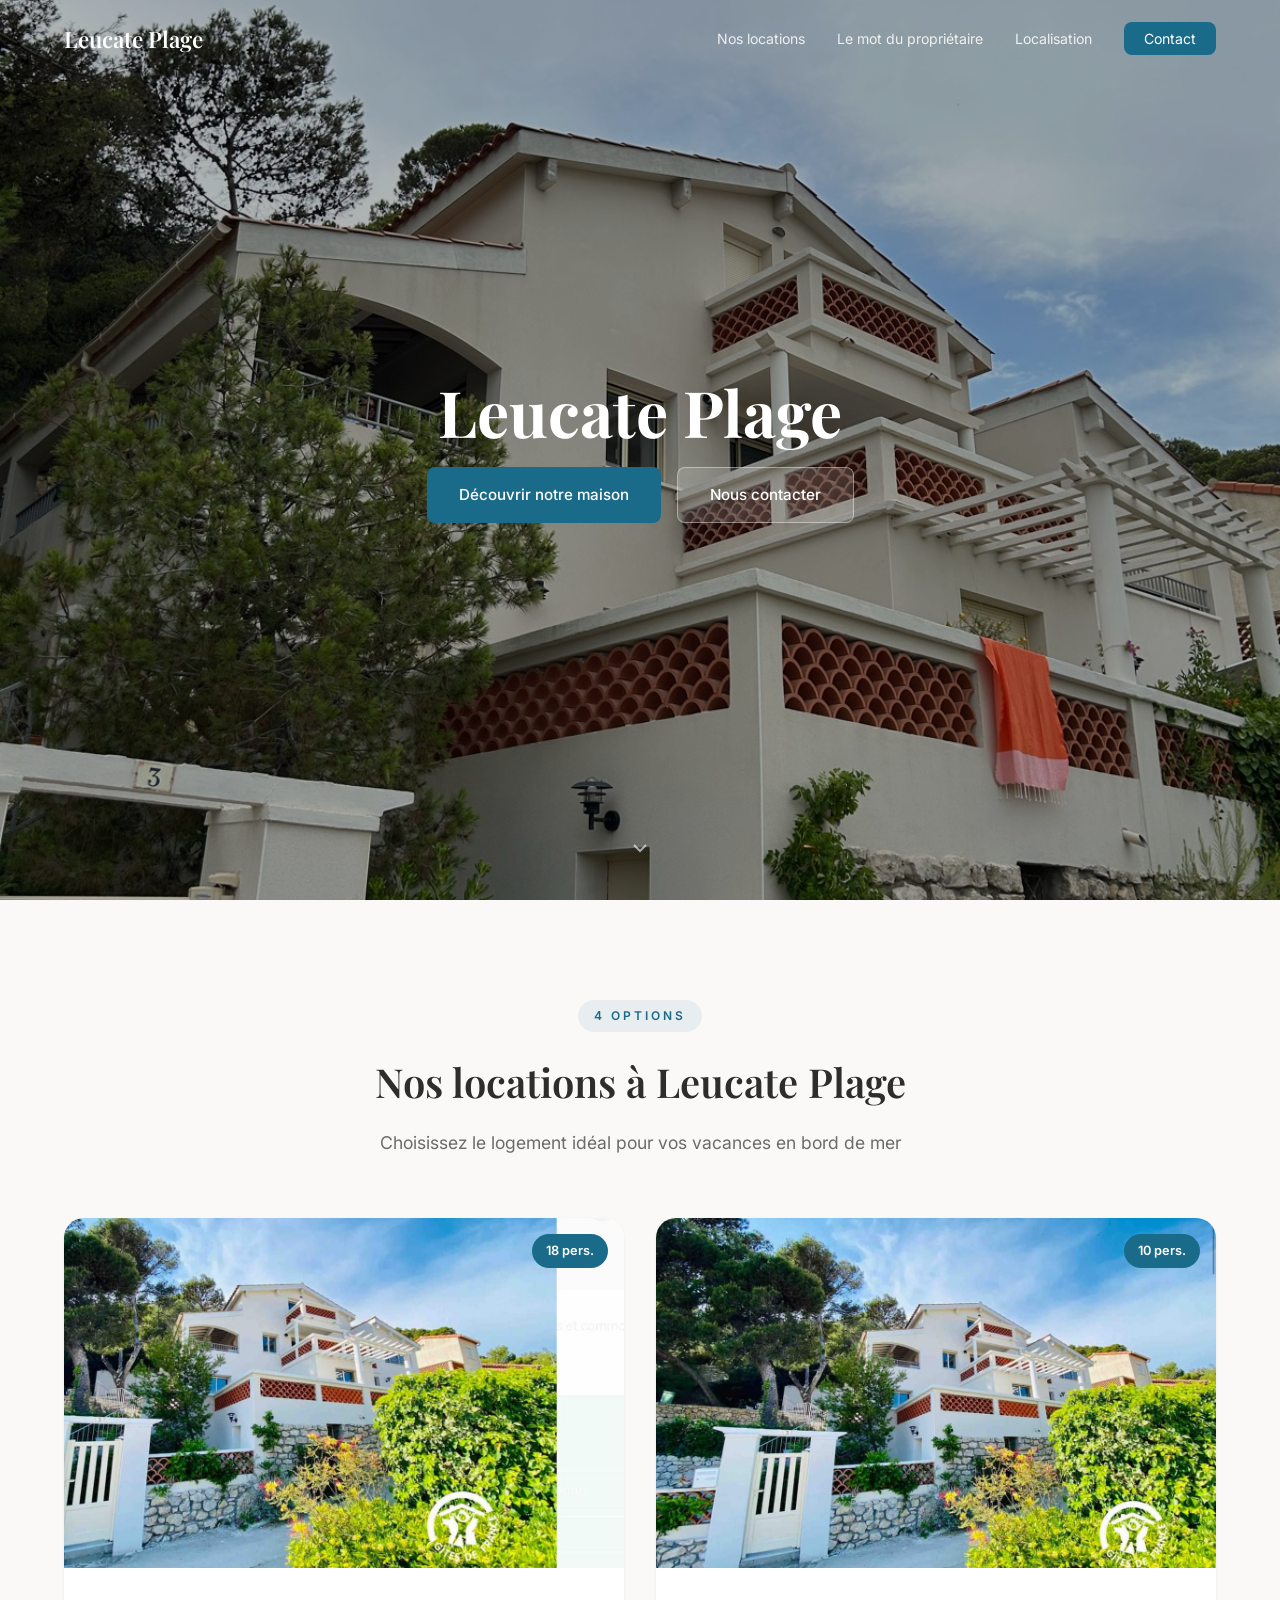
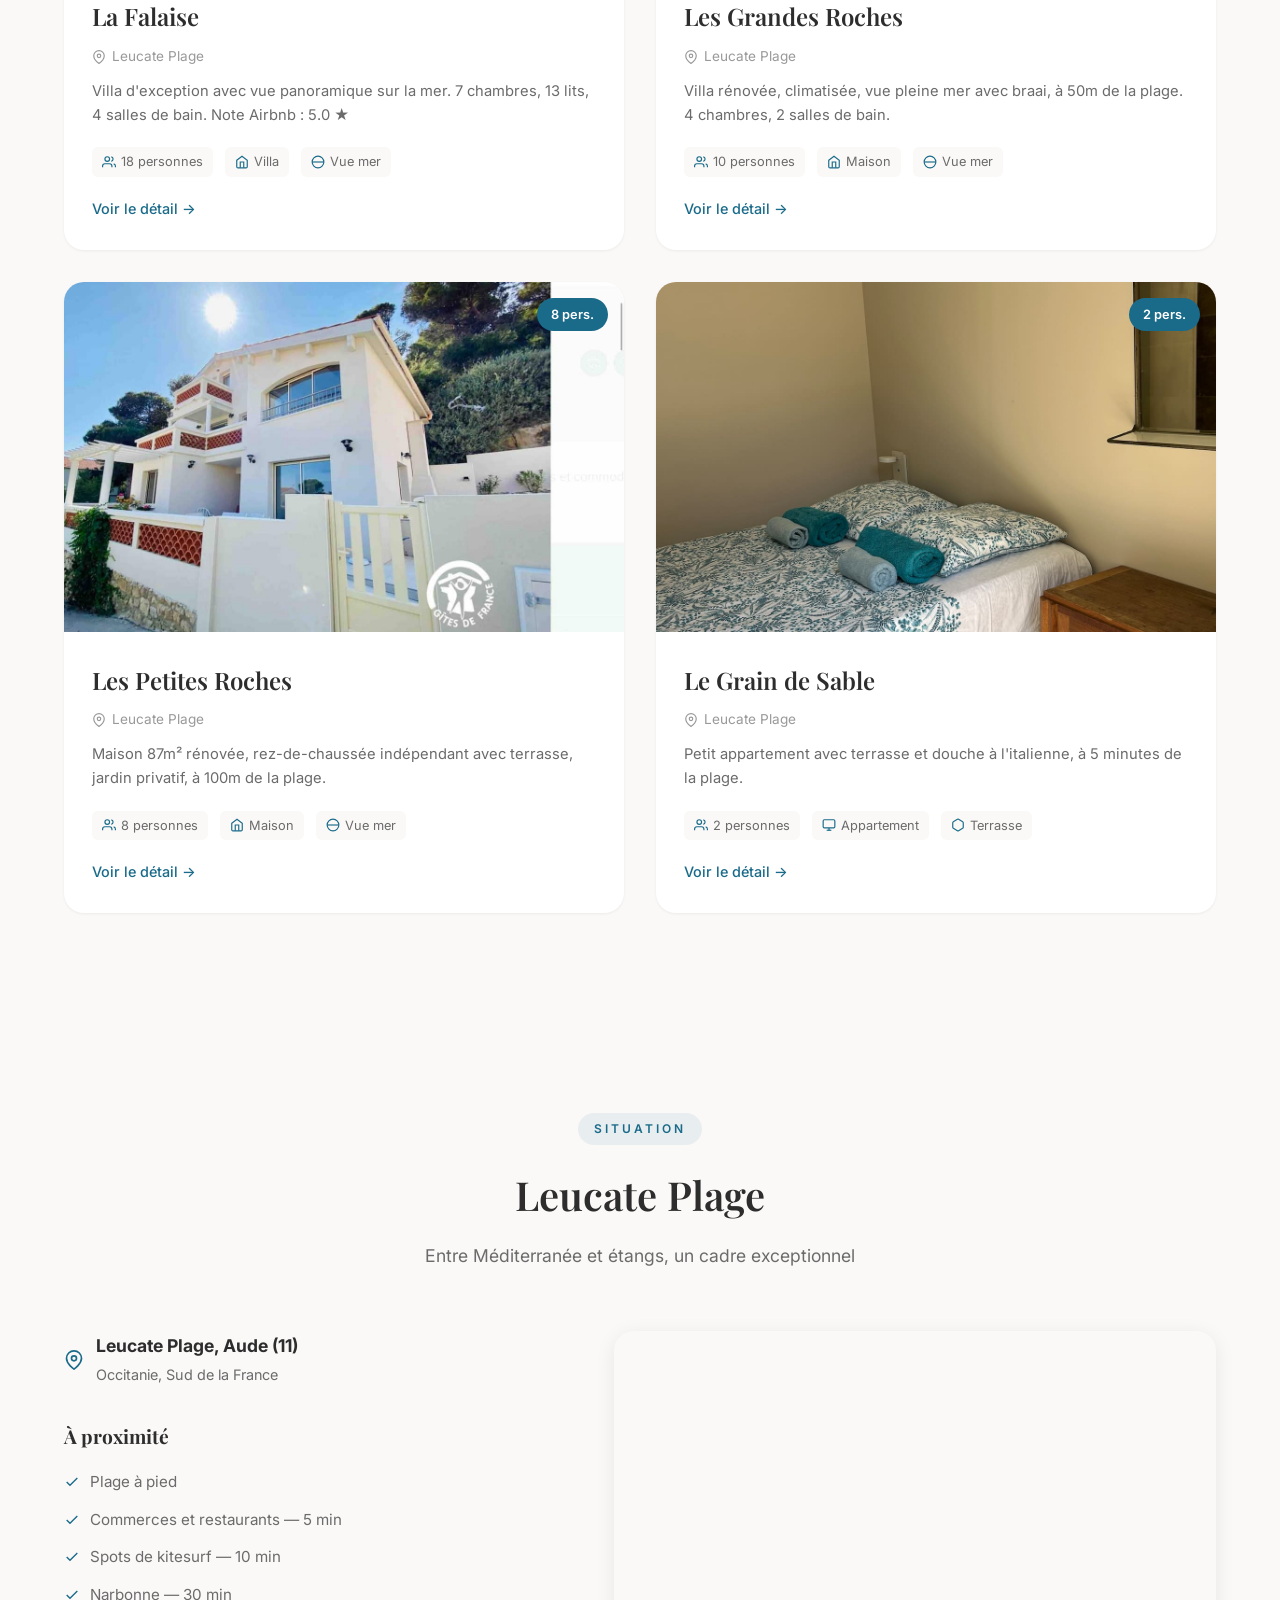
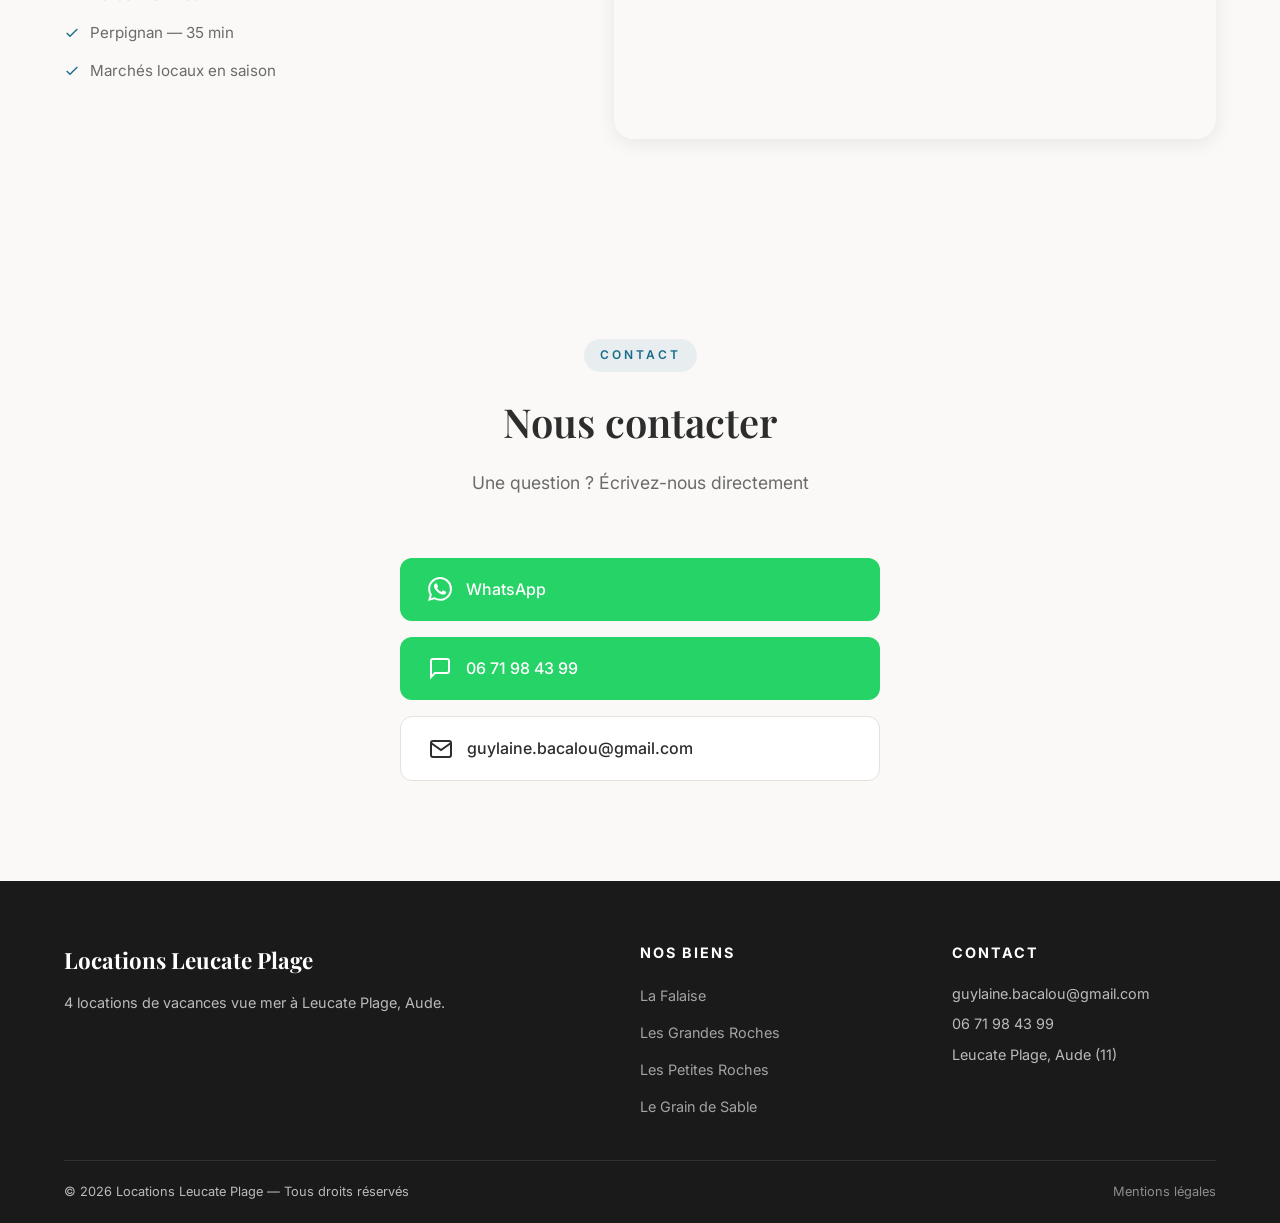
<file: index.html>
<!DOCTYPE html>
<html lang="fr">
<head>
  <meta charset="UTF-8">
  <meta name="viewport" content="width=device-width, initial-scale=1.0">
  <title>La Falaise — Location Leucate Plage, maison vue mer</title>
  <meta name="description" content="La Falaise : location de maison à Leucate Plage avec vue mer panoramique. 4 logements de 2 à 18 personnes, à 50m de la plage. Contactez-nous directement.">
  <meta name="keywords" content="la falaise, location leucate, leucate plage, maison vue mer, location vacances leucate, la falaise leucate">
  <link rel="canonical" href="https://tiaitau999.github.io/la-falaise-location-leucate/">
  <meta property="og:title" content="La Falaise — Location Leucate Plage">
  <meta property="og:description" content="Maison vue mer à Leucate Plage. 4 logements de 2 à 18 personnes, à 50m de la plage.">
  <meta property="og:type" content="website">
  <meta property="og:url" content="https://tiaitau999.github.io/la-falaise-location-leucate/">
  <link rel="stylesheet" href="css/style.css?v=2">
  <link rel="preconnect" href="https://fonts.googleapis.com">
  <link rel="preconnect" href="https://fonts.gstatic.com" crossorigin>
  <link href="https://fonts.googleapis.com/css2?family=Playfair+Display:wght@400;600;700&family=Inter:wght@300;400;500;600&display=swap" rel="stylesheet">
</head>
<body>

  <!-- ====== NAVIGATION ====== -->
  <nav class="navbar" id="navbar">
    <div class="nav-container">
      <a href="index.html" class="nav-logo">Leucate Plage</a>
      <button class="nav-toggle" id="navToggle" aria-label="Menu">
        <span></span><span></span><span></span>
      </button>
      <ul class="nav-links" id="navLinks">
        <li><a href="#nos-locations">Nos locations</a></li>
        <li><a href="le-mot-du-proprietaire.html">Le mot du propriétaire</a></li>
        <li><a href="#localisation">Localisation</a></li>
        <li><a href="#contact" class="nav-cta">Contact</a></li>
      </ul>
    </div>
  </nav>

  <!-- ====== HERO ====== -->
  <header class="hero" id="hero" style="background-image: url('images/leucate-vue-2.jpg'); background-size: cover; background-position: center;">
    <div class="hero-overlay"></div>
    <div class="hero-content">
      <h1 class="hero-title">Leucate Plage</h1>
      <div class="hero-buttons">
        <a href="#nos-locations" class="btn btn-primary">Découvrir notre maison</a>
        <a href="#contact" class="btn btn-secondary">Nous contacter</a>
      </div>
    </div>
    <div class="hero-scroll">
      <a href="#nos-locations" aria-label="Défiler vers le bas">
        <svg width="24" height="24" viewBox="0 0 24 24" fill="none" stroke="currentColor" stroke-width="2"><polyline points="6 9 12 15 18 9"/></svg>
      </a>
    </div>
  </header>

  <!-- ====== NOS LOCATIONS ====== -->
  <section class="section locations" id="nos-locations">
    <div class="container">
      <div class="section-header">
        <span class="section-tag">4 options</span>
        <h2>Nos locations à Leucate Plage</h2>
        <p class="section-desc">Choisissez le logement idéal pour vos vacances en bord de mer</p>
      </div>
      <div class="properties-grid">

        <!-- PROPRIÉTÉ 1 : La Falaise -->
        <a href="la-falaise.html" class="property-card">
          <div class="property-image">
            <img src="images/falaise-1.jpg" alt="La Falaise — Villa vue mer à Leucate Plage">
            <div class="property-badge">18 pers.</div>
          </div>
          <div class="property-info">
            <h3>La Falaise</h3>
            <p class="property-location">
              <svg width="14" height="14" viewBox="0 0 24 24" fill="none" stroke="currentColor" stroke-width="2"><path d="M21 10c0 7-9 13-9 13s-9-6-9-13a9 9 0 0 1 18 0z"/><circle cx="12" cy="10" r="3"/></svg>
              Leucate Plage
            </p>
            <p class="property-desc">Villa d'exception avec vue panoramique sur la mer. 7 chambres, 13 lits, 4 salles de bain. Note Airbnb : 5.0 &#9733;</p>
            <div class="property-features">
              <span><svg width="14" height="14" viewBox="0 0 24 24" fill="none" stroke="currentColor" stroke-width="2"><path d="M17 21v-2a4 4 0 0 0-4-4H5a4 4 0 0 0-4 4v2"/><circle cx="9" cy="7" r="4"/><path d="M23 21v-2a4 4 0 0 0-3-3.87"/><path d="M16 3.13a4 4 0 0 1 0 7.75"/></svg> 18 personnes</span>
              <span><svg width="14" height="14" viewBox="0 0 24 24" fill="none" stroke="currentColor" stroke-width="2"><path d="M3 9l9-7 9 7v11a2 2 0 0 1-2 2H5a2 2 0 0 1-2-2z"/><polyline points="9 22 9 12 15 12 15 22"/></svg> Villa</span>
              <span><svg width="14" height="14" viewBox="0 0 24 24" fill="none" stroke="currentColor" stroke-width="2"><circle cx="12" cy="12" r="10"/><line x1="2" y1="12" x2="22" y2="12"/></svg> Vue mer</span>
            </div>
            <span class="property-cta">Voir le détail &rarr;</span>
          </div>
        </a>

        <!-- PROPRIÉTÉ 2 : Les Grandes Roches -->
        <a href="les-grandes-roches.html" class="property-card">
          <div class="property-image">
            <img src="images/grandes-roches-1.jpg" alt="Les Grandes Roches — Villa vue mer à Leucate Plage">
            <div class="property-badge">10 pers.</div>
          </div>
          <div class="property-info">
            <h3>Les Grandes Roches</h3>
            <p class="property-location">
              <svg width="14" height="14" viewBox="0 0 24 24" fill="none" stroke="currentColor" stroke-width="2"><path d="M21 10c0 7-9 13-9 13s-9-6-9-13a9 9 0 0 1 18 0z"/><circle cx="12" cy="10" r="3"/></svg>
              Leucate Plage
            </p>
            <p class="property-desc">Villa rénovée, climatisée, vue pleine mer avec braai, à 50m de la plage. 4 chambres, 2 salles de bain.</p>
            <div class="property-features">
              <span><svg width="14" height="14" viewBox="0 0 24 24" fill="none" stroke="currentColor" stroke-width="2"><path d="M17 21v-2a4 4 0 0 0-4-4H5a4 4 0 0 0-4 4v2"/><circle cx="9" cy="7" r="4"/><path d="M23 21v-2a4 4 0 0 0-3-3.87"/><path d="M16 3.13a4 4 0 0 1 0 7.75"/></svg> 10 personnes</span>
              <span><svg width="14" height="14" viewBox="0 0 24 24" fill="none" stroke="currentColor" stroke-width="2"><path d="M3 9l9-7 9 7v11a2 2 0 0 1-2 2H5a2 2 0 0 1-2-2z"/><polyline points="9 22 9 12 15 12 15 22"/></svg> Maison</span>
              <span><svg width="14" height="14" viewBox="0 0 24 24" fill="none" stroke="currentColor" stroke-width="2"><circle cx="12" cy="12" r="10"/><line x1="2" y1="12" x2="22" y2="12"/></svg> Vue mer</span>
            </div>
            <span class="property-cta">Voir le détail &rarr;</span>
          </div>
        </a>

        <!-- PROPRIÉTÉ 3 : Les Petites Roches -->
        <a href="les-petites-roches.html" class="property-card">
          <div class="property-image">
            <img src="images/petites-roches-1.jpg" alt="Les Petites Roches — Maison vue mer à Leucate Plage">
            <div class="property-badge">8 pers.</div>
          </div>
          <div class="property-info">
            <h3>Les Petites Roches</h3>
            <p class="property-location">
              <svg width="14" height="14" viewBox="0 0 24 24" fill="none" stroke="currentColor" stroke-width="2"><path d="M21 10c0 7-9 13-9 13s-9-6-9-13a9 9 0 0 1 18 0z"/><circle cx="12" cy="10" r="3"/></svg>
              Leucate Plage
            </p>
            <p class="property-desc">Maison 87m² rénovée, rez-de-chaussée indépendant avec terrasse, jardin privatif, à 100m de la plage.</p>
            <div class="property-features">
              <span><svg width="14" height="14" viewBox="0 0 24 24" fill="none" stroke="currentColor" stroke-width="2"><path d="M17 21v-2a4 4 0 0 0-4-4H5a4 4 0 0 0-4 4v2"/><circle cx="9" cy="7" r="4"/><path d="M23 21v-2a4 4 0 0 0-3-3.87"/><path d="M16 3.13a4 4 0 0 1 0 7.75"/></svg> 8 personnes</span>
              <span><svg width="14" height="14" viewBox="0 0 24 24" fill="none" stroke="currentColor" stroke-width="2"><path d="M3 9l9-7 9 7v11a2 2 0 0 1-2 2H5a2 2 0 0 1-2-2z"/><polyline points="9 22 9 12 15 12 15 22"/></svg> Maison</span>
              <span><svg width="14" height="14" viewBox="0 0 24 24" fill="none" stroke="currentColor" stroke-width="2"><circle cx="12" cy="12" r="10"/><line x1="2" y1="12" x2="22" y2="12"/></svg> Vue mer</span>
            </div>
            <span class="property-cta">Voir le détail &rarr;</span>
          </div>
        </a>

        <!-- PROPRIÉTÉ 4 : Le Grain de Sable -->
        <a href="le-grain-de-sable.html" class="property-card">
          <div class="property-image">
            <img src="images/appart-cosy-1.jpg" alt="Le Grain de Sable — Terrasse à Leucate Plage">
            <div class="property-badge">2 pers.</div>
          </div>
          <div class="property-info">
            <h3>Le Grain de Sable</h3>
            <p class="property-location">
              <svg width="14" height="14" viewBox="0 0 24 24" fill="none" stroke="currentColor" stroke-width="2"><path d="M21 10c0 7-9 13-9 13s-9-6-9-13a9 9 0 0 1 18 0z"/><circle cx="12" cy="10" r="3"/></svg>
              Leucate Plage
            </p>
            <p class="property-desc">Petit appartement avec terrasse et douche à l'italienne, à 5 minutes de la plage.</p>
            <div class="property-features">
              <span><svg width="14" height="14" viewBox="0 0 24 24" fill="none" stroke="currentColor" stroke-width="2"><path d="M17 21v-2a4 4 0 0 0-4-4H5a4 4 0 0 0-4 4v2"/><circle cx="9" cy="7" r="4"/><path d="M23 21v-2a4 4 0 0 0-3-3.87"/><path d="M16 3.13a4 4 0 0 1 0 7.75"/></svg> 2 personnes</span>
              <span><svg width="14" height="14" viewBox="0 0 24 24" fill="none" stroke="currentColor" stroke-width="2"><rect x="2" y="3" width="20" height="14" rx="2" ry="2"/><line x1="8" y1="21" x2="16" y2="21"/><line x1="12" y1="17" x2="12" y2="21"/></svg> Appartement</span>
              <span><svg width="14" height="14" viewBox="0 0 24 24" fill="none" stroke="currentColor" stroke-width="2"><path d="M21 16V8a2 2 0 0 0-1-1.73l-7-4a2 2 0 0 0-2 0l-7 4A2 2 0 0 0 3 8v8a2 2 0 0 0 1 1.73l7 4a2 2 0 0 0 2 0l7-4A2 2 0 0 0 21 16z"/></svg> Terrasse</span>
            </div>
            <span class="property-cta">Voir le détail &rarr;</span>
          </div>
        </a>

      </div>
    </div>
  </section>

  <!-- ====== LOCALISATION ====== -->
  <section class="section localisation" id="localisation">
    <div class="container">
      <div class="section-header">
        <span class="section-tag">Situation</span>
        <h2>Leucate Plage</h2>
        <p class="section-desc">Entre Méditerranée et étangs, un cadre exceptionnel</p>
      </div>
      <div class="localisation-grid">
        <div class="localisation-info">
          <div class="lieu-item">
            <svg width="20" height="20" viewBox="0 0 24 24" fill="none" stroke="currentColor" stroke-width="2"><path d="M21 10c0 7-9 13-9 13s-9-6-9-13a9 9 0 0 1 18 0z"/><circle cx="12" cy="10" r="3"/></svg>
            <div>
              <strong>Leucate Plage, Aude (11)</strong>
              <span>Occitanie, Sud de la France</span>
            </div>
          </div>
          <h3>À proximité</h3>
          <ul class="proximite-list">
            <li><svg width="16" height="16" viewBox="0 0 24 24" fill="none" stroke="currentColor" stroke-width="2"><polyline points="20 6 9 17 4 12"/></svg> Plage à pied</li>
            <li><svg width="16" height="16" viewBox="0 0 24 24" fill="none" stroke="currentColor" stroke-width="2"><polyline points="20 6 9 17 4 12"/></svg> Commerces et restaurants — 5 min</li>
            <li><svg width="16" height="16" viewBox="0 0 24 24" fill="none" stroke="currentColor" stroke-width="2"><polyline points="20 6 9 17 4 12"/></svg> Spots de kitesurf — 10 min</li>
            <li><svg width="16" height="16" viewBox="0 0 24 24" fill="none" stroke="currentColor" stroke-width="2"><polyline points="20 6 9 17 4 12"/></svg> Narbonne — 30 min</li>
            <li><svg width="16" height="16" viewBox="0 0 24 24" fill="none" stroke="currentColor" stroke-width="2"><polyline points="20 6 9 17 4 12"/></svg> Perpignan — 35 min</li>
            <li><svg width="16" height="16" viewBox="0 0 24 24" fill="none" stroke="currentColor" stroke-width="2"><polyline points="20 6 9 17 4 12"/></svg> Marchés locaux en saison</li>
          </ul>
        </div>
        <div class="localisation-map">
          <iframe
            src="https://www.openstreetmap.org/export/embed.html?bbox=3.045%2C42.900%2C3.065%2C42.912&layer=mapnik&marker=42.9061%2C3.0548"
            width="100%"
            height="400"
            style="border:0; border-radius: 12px;"
            allowfullscreen
            loading="lazy"
            title="Localisation Leucate Plage"
          ></iframe>
        </div>
      </div>
    </div>
  </section>

  <!-- ====== CONTACT ====== -->
  <section class="section contact" id="contact">
    <div class="container">
      <div class="section-header">
        <span class="section-tag">Contact</span>
        <h2>Nous contacter</h2>
        <p class="section-desc">Une question ? Écrivez-nous directement</p>
      </div>
      <div class="contact-simple">
        <a href="https://wa.me/33671984399" class="contact-btn whatsapp-btn" target="_blank" rel="noopener">
          <svg width="24" height="24" viewBox="0 0 24 24" fill="currentColor"><path d="M17.472 14.382c-.297-.149-1.758-.867-2.03-.967-.273-.099-.471-.148-.67.15-.197.297-.767.966-.94 1.164-.173.199-.347.223-.644.075-.297-.15-1.255-.463-2.39-1.475-.883-.788-1.48-1.761-1.653-2.059-.173-.297-.018-.458.13-.606.134-.133.298-.347.446-.52.149-.174.198-.298.298-.497.099-.198.05-.371-.025-.52-.075-.149-.669-1.612-.916-2.207-.242-.579-.487-.5-.669-.51-.173-.008-.371-.01-.57-.01-.198 0-.52.074-.792.372-.272.297-1.04 1.016-1.04 2.479 0 1.462 1.065 2.875 1.213 3.074.149.198 2.096 3.2 5.077 4.487.709.306 1.262.489 1.694.625.712.227 1.36.195 1.871.118.571-.085 1.758-.719 2.006-1.413.248-.694.248-1.289.173-1.413-.074-.124-.272-.198-.57-.347m-5.421 7.403h-.004a9.87 9.87 0 01-5.031-1.378l-.361-.214-3.741.982.998-3.648-.235-.374a9.86 9.86 0 01-1.51-5.26c.001-5.45 4.436-9.884 9.888-9.884 2.64 0 5.122 1.03 6.988 2.898a9.825 9.825 0 012.893 6.994c-.003 5.45-4.437 9.884-9.885 9.884m8.413-18.297A11.815 11.815 0 0012.05 0C5.495 0 .16 5.335.157 11.892c0 2.096.547 4.142 1.588 5.945L.057 24l6.305-1.654a11.882 11.882 0 005.683 1.448h.005c6.554 0 11.89-5.335 11.893-11.893a11.821 11.821 0 00-3.48-8.413z"/></svg>
          WhatsApp
        </a>
        <a href="sms:+33671984399" class="contact-btn sms-btn">
          <svg width="24" height="24" viewBox="0 0 24 24" fill="none" stroke="currentColor" stroke-width="2"><path d="M21 15a2 2 0 0 1-2 2H7l-4 4V5a2 2 0 0 1 2-2h14a2 2 0 0 1 2 2z"/></svg>
          06 71 98 43 99
        </a>
        <a href="mailto:guylaine.bacalou@gmail.com" class="contact-btn email-btn">
          <svg width="24" height="24" viewBox="0 0 24 24" fill="none" stroke="currentColor" stroke-width="2"><path d="M4 4h16c1.1 0 2 .9 2 2v12c0 1.1-.9 2-2 2H4c-1.1 0-2-.9-2-2V6c0-1.1.9-2 2-2z"/><polyline points="22,6 12,13 2,6"/></svg>
          guylaine.bacalou@gmail.com
        </a>
      </div>
    </div>
  </section>

  <!-- ====== FOOTER ====== -->
  <footer class="footer">
    <div class="container">
      <div class="footer-grid">
        <div class="footer-brand">
          <h3>Locations Leucate Plage</h3>
          <p>4 locations de vacances vue mer à Leucate Plage, Aude.</p>
        </div>
        <div class="footer-links">
          <h4>Nos biens</h4>
          <ul>
            <li><a href="la-falaise.html">La Falaise</a></li>
            <li><a href="les-grandes-roches.html">Les Grandes Roches</a></li>
            <li><a href="les-petites-roches.html">Les Petites Roches</a></li>
            <li><a href="le-grain-de-sable.html">Le Grain de Sable</a></li>
          </ul>
        </div>
        <div class="footer-contact">
          <h4>Contact</h4>
          <p>guylaine.bacalou@gmail.com</p>
          <p>06 71 98 43 99</p>
          <p>Leucate Plage, Aude (11)</p>
        </div>
      </div>
      <div class="footer-bottom">
        <p>&copy; 2026 Locations Leucate Plage — Tous droits réservés</p>
        <a href="#" class="footer-legal">Mentions légales</a>
      </div>
    </div>
  </footer>

  <script type="application/ld+json">
  {
    "@context": "https://schema.org",
    "@type": "LodgingBusiness",
    "name": "La Falaise — Location Leucate Plage",
    "description": "4 locations de vacances vue mer à Leucate Plage, de 2 à 18 personnes. Maison La Falaise avec vue panoramique sur la mer.",
    "url": "https://tiaitau999.github.io/la-falaise-location-leucate/",
    "telephone": "+33671984399",
    "email": "guylaine.bacalou@gmail.com",
    "address": {
      "@type": "PostalAddress",
      "streetAddress": "37 avenue de la falaise",
      "addressLocality": "Leucate Plage",
      "postalCode": "11370",
      "addressRegion": "Occitanie",
      "addressCountry": "FR"
    },
    "geo": {
      "@type": "GeoCoordinates",
      "latitude": 42.9061,
      "longitude": 3.0548
    }
  }
  </script>
  <script src="js/main.js"></script>
</body>
</html>
</file>
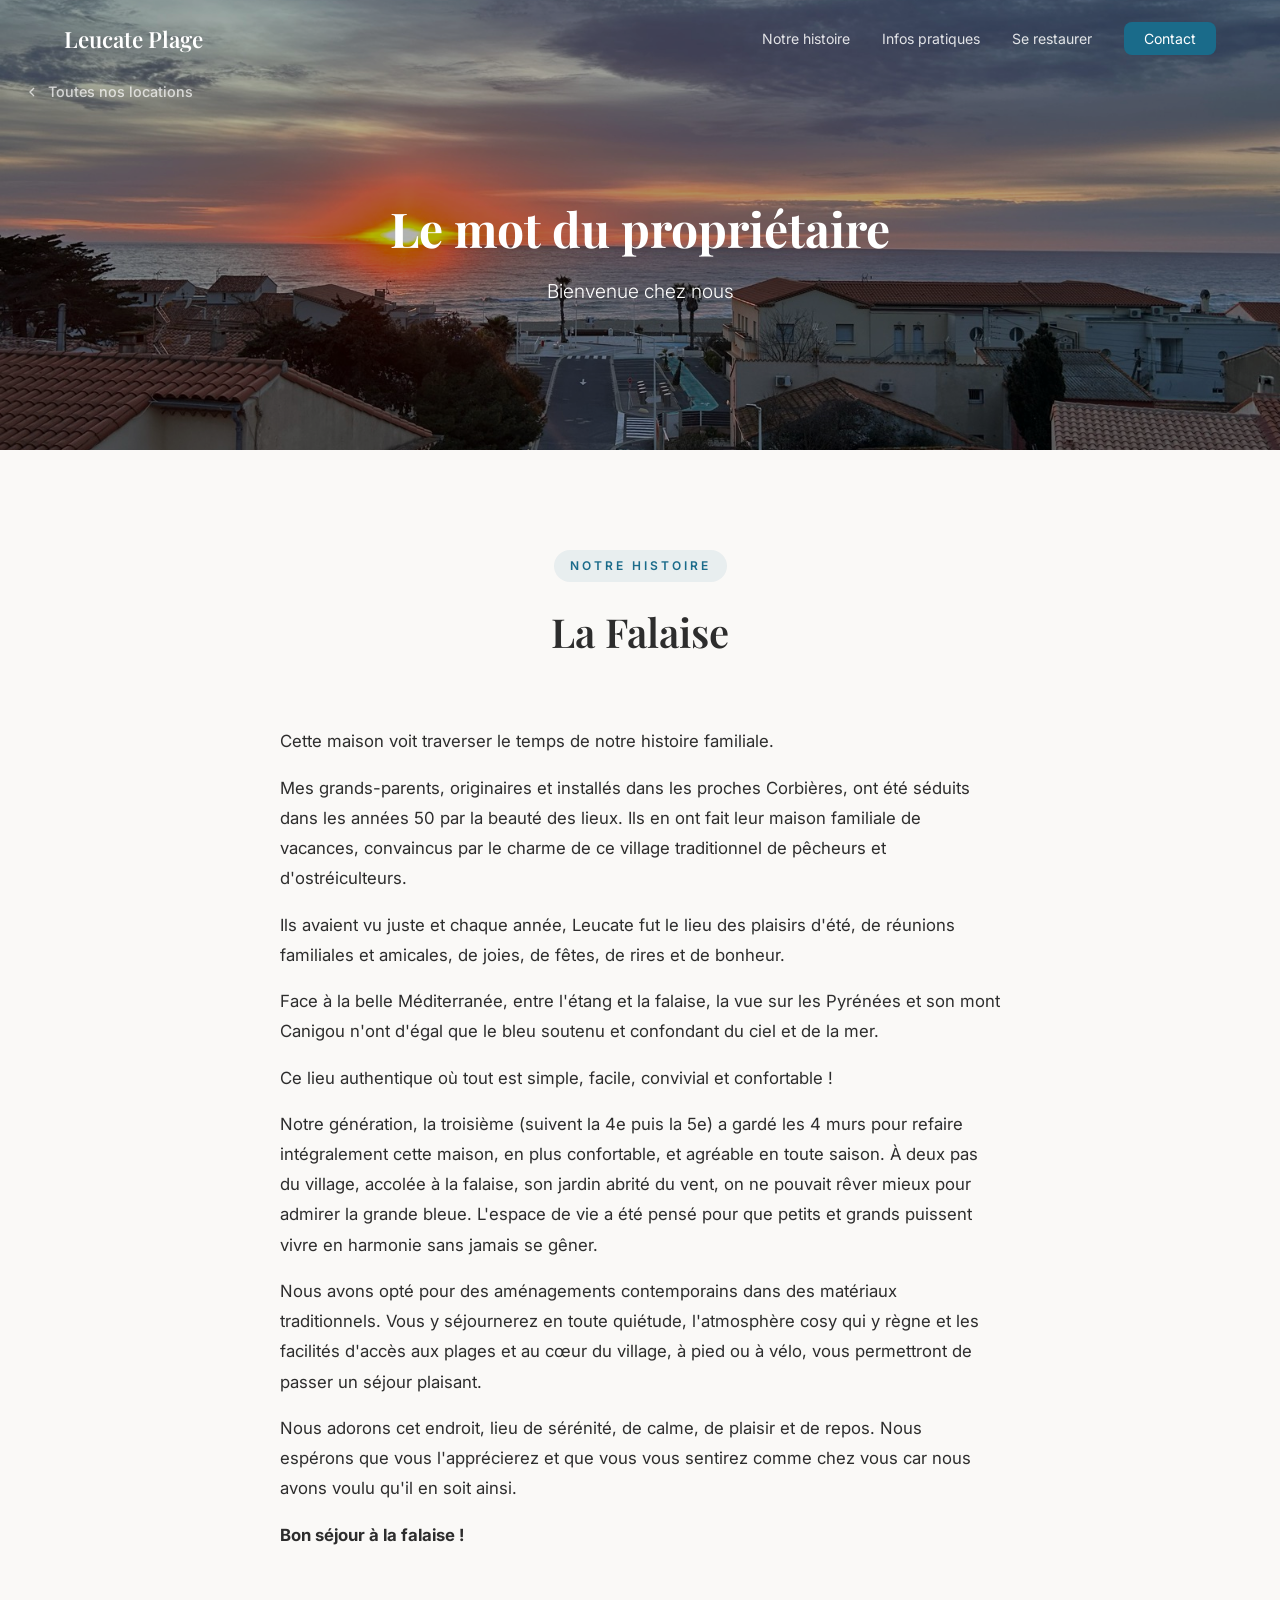
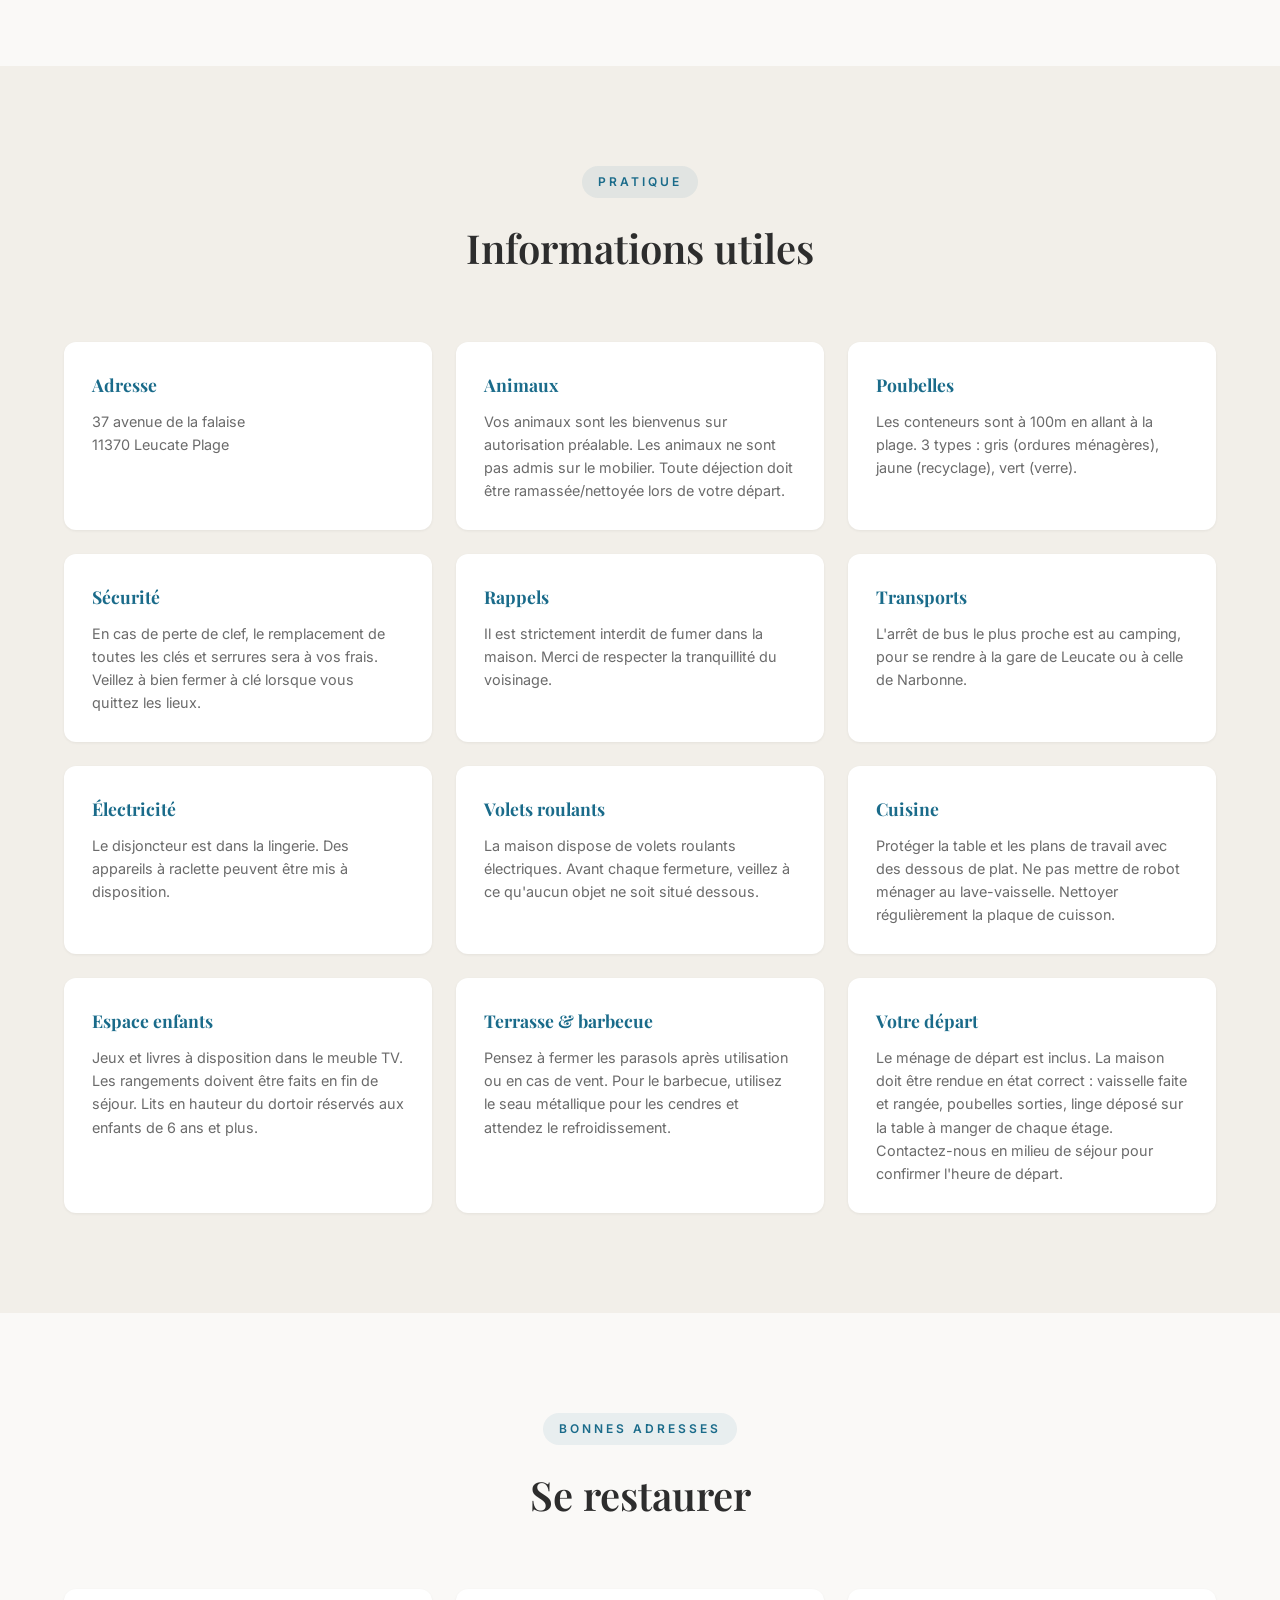
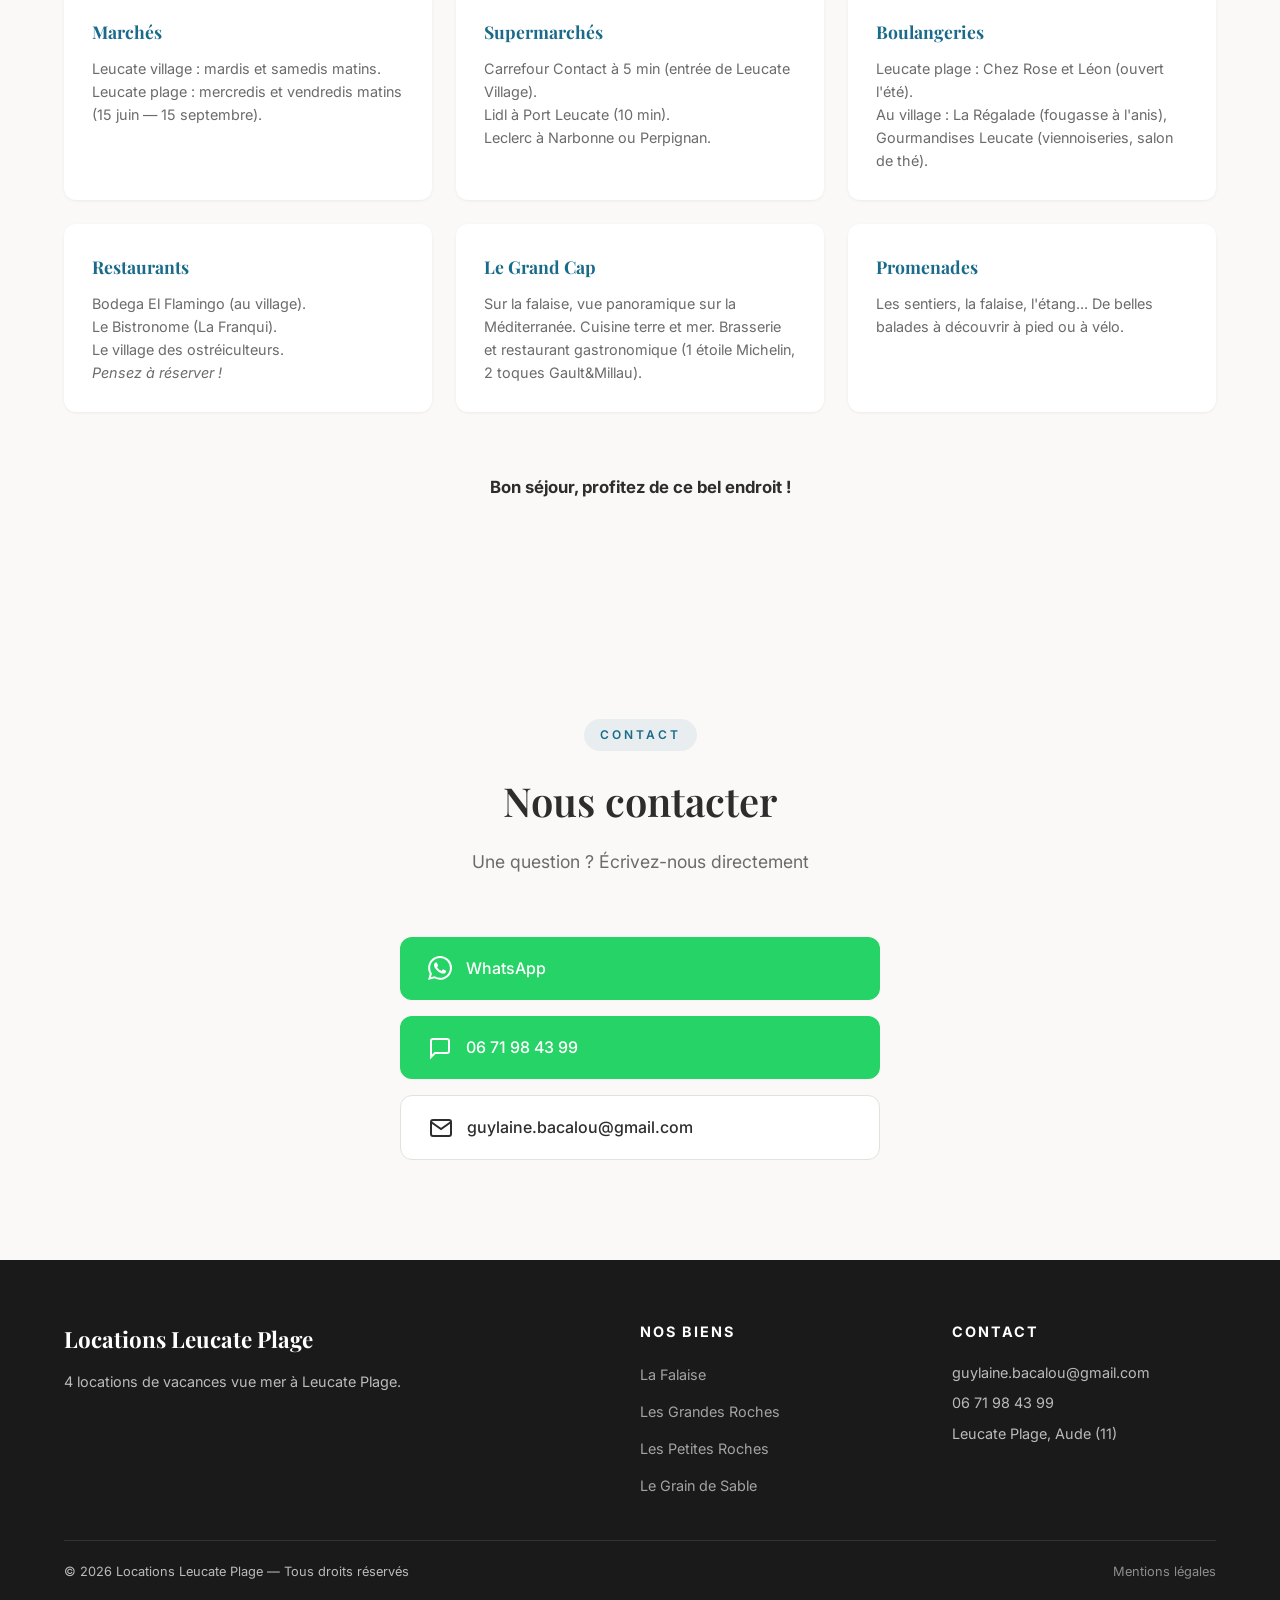
<file: le-mot-du-proprietaire.html>
<!DOCTYPE html>
<html lang="fr">
<head>
  <meta charset="UTF-8">
  <meta name="viewport" content="width=device-width, initial-scale=1.0">
  <title>Le mot du propriétaire — La Falaise, Leucate Plage</title>
  <meta name="description" content="Découvrez l'histoire de La Falaise à Leucate Plage, les informations pratiques et les bonnes adresses pour votre séjour.">
  <link rel="stylesheet" href="css/style.css?v=2">
  <link rel="preconnect" href="https://fonts.googleapis.com">
  <link rel="preconnect" href="https://fonts.gstatic.com" crossorigin>
  <link href="https://fonts.googleapis.com/css2?family=Playfair+Display:wght@400;600;700&family=Inter:wght@300;400;500;600&display=swap" rel="stylesheet">
</head>
<body>

  <nav class="navbar" id="navbar">
    <div class="nav-container">
      <a href="index.html" class="nav-logo">Leucate Plage</a>
      <button class="nav-toggle" id="navToggle" aria-label="Menu"><span></span><span></span><span></span></button>
      <ul class="nav-links" id="navLinks">
        <li><a href="#mot">Notre histoire</a></li>
        <li><a href="#infos-pratiques">Infos pratiques</a></li>
        <li><a href="#restauration">Se restaurer</a></li>
        <li><a href="#contact" class="nav-cta">Contact</a></li>
      </ul>
    </div>
  </nav>

  <header class="hero hero-compact" id="hero" style="background-image: url('images/leucate-hero.jpg'); background-size: cover; background-position: center;">
    <div class="hero-overlay"></div>
    <a href="index.html" class="back-link">
      <svg width="16" height="16" viewBox="0 0 24 24" fill="none" stroke="currentColor" stroke-width="2"><polyline points="15 18 9 12 15 6"/></svg>
      Toutes nos locations
    </a>
    <div class="hero-content">
      <h1 class="hero-title">Le mot du propriétaire</h1>
      <p class="hero-subtitle">Bienvenue chez nous</p>
    </div>
  </header>

  <!-- ====== MOT DU PROPRIÉTAIRE ====== -->
  <section class="section" id="mot">
    <div class="container">
      <div class="section-header">
        <span class="section-tag">Notre histoire</span>
        <h2>La Falaise</h2>
      </div>
      <div class="proprietaire-text">
        <p>Cette maison voit traverser le temps de notre histoire familiale.</p>
        <p>Mes grands-parents, originaires et installés dans les proches Corbières, ont été séduits dans les années 50 par la beauté des lieux. Ils en ont fait leur maison familiale de vacances, convaincus par le charme de ce village traditionnel de pêcheurs et d'ostréiculteurs.</p>
        <p>Ils avaient vu juste et chaque année, Leucate fut le lieu des plaisirs d'été, de réunions familiales et amicales, de joies, de fêtes, de rires et de bonheur.</p>
        <p>Face à la belle Méditerranée, entre l'étang et la falaise, la vue sur les Pyrénées et son mont Canigou n'ont d'égal que le bleu soutenu et confondant du ciel et de la mer.</p>
        <p>Ce lieu authentique où tout est simple, facile, convivial et confortable !</p>
        <p>Notre génération, la troisième (suivent la 4e puis la 5e) a gardé les 4 murs pour refaire intégralement cette maison, en plus confortable, et agréable en toute saison. À deux pas du village, accolée à la falaise, son jardin abrité du vent, on ne pouvait rêver mieux pour admirer la grande bleue. L'espace de vie a été pensé pour que petits et grands puissent vivre en harmonie sans jamais se gêner.</p>
        <p>Nous avons opté pour des aménagements contemporains dans des matériaux traditionnels. Vous y séjournerez en toute quiétude, l'atmosphère cosy qui y règne et les facilités d'accès aux plages et au cœur du village, à pied ou à vélo, vous permettront de passer un séjour plaisant.</p>
        <p>Nous adorons cet endroit, lieu de sérénité, de calme, de plaisir et de repos. Nous espérons que vous l'apprécierez et que vous vous sentirez comme chez vous car nous avons voulu qu'il en soit ainsi.</p>
        <p><strong>Bon séjour à la falaise !</strong></p>
      </div>
    </div>
  </section>

  <!-- ====== INFORMATIONS PRATIQUES ====== -->
  <section class="section" id="infos-pratiques" style="background: var(--color-bg-alt);">
    <div class="container">
      <div class="section-header">
        <span class="section-tag">Pratique</span>
        <h2>Informations utiles</h2>
      </div>
      <div class="info-grid">

        <div class="info-card">
          <h3>Adresse</h3>
          <p>37 avenue de la falaise<br>11370 Leucate Plage</p>
        </div>

        <div class="info-card">
          <h3>Animaux</h3>
          <p>Vos animaux sont les bienvenus sur autorisation préalable. Les animaux ne sont pas admis sur le mobilier. Toute déjection doit être ramassée/nettoyée lors de votre départ.</p>
        </div>

        <div class="info-card">
          <h3>Poubelles</h3>
          <p>Les conteneurs sont à 100m en allant à la plage. 3 types : gris (ordures ménagères), jaune (recyclage), vert (verre).</p>
        </div>

        <div class="info-card">
          <h3>Sécurité</h3>
          <p>En cas de perte de clef, le remplacement de toutes les clés et serrures sera à vos frais. Veillez à bien fermer à clé lorsque vous quittez les lieux.</p>
        </div>

        <div class="info-card">
          <h3>Rappels</h3>
          <p>Il est strictement interdit de fumer dans la maison. Merci de respecter la tranquillité du voisinage.</p>
        </div>

        <div class="info-card">
          <h3>Transports</h3>
          <p>L'arrêt de bus le plus proche est au camping, pour se rendre à la gare de Leucate ou à celle de Narbonne.</p>
        </div>

        <div class="info-card">
          <h3>Électricité</h3>
          <p>Le disjoncteur est dans la lingerie. Des appareils à raclette peuvent être mis à disposition.</p>
        </div>

        <div class="info-card">
          <h3>Volets roulants</h3>
          <p>La maison dispose de volets roulants électriques. Avant chaque fermeture, veillez à ce qu'aucun objet ne soit situé dessous.</p>
        </div>

        <div class="info-card">
          <h3>Cuisine</h3>
          <p>Protéger la table et les plans de travail avec des dessous de plat. Ne pas mettre de robot ménager au lave-vaisselle. Nettoyer régulièrement la plaque de cuisson.</p>
        </div>

        <div class="info-card">
          <h3>Espace enfants</h3>
          <p>Jeux et livres à disposition dans le meuble TV. Les rangements doivent être faits en fin de séjour. Lits en hauteur du dortoir réservés aux enfants de 6 ans et plus.</p>
        </div>

        <div class="info-card">
          <h3>Terrasse & barbecue</h3>
          <p>Pensez à fermer les parasols après utilisation ou en cas de vent. Pour le barbecue, utilisez le seau métallique pour les cendres et attendez le refroidissement.</p>
        </div>

        <div class="info-card">
          <h3>Votre départ</h3>
          <p>Le ménage de départ est inclus. La maison doit être rendue en état correct : vaisselle faite et rangée, poubelles sorties, linge déposé sur la table à manger de chaque étage. Contactez-nous en milieu de séjour pour confirmer l'heure de départ.</p>
        </div>

      </div>
    </div>
  </section>

  <!-- ====== SE RESTAURER ====== -->
  <section class="section" id="restauration">
    <div class="container">
      <div class="section-header">
        <span class="section-tag">Bonnes adresses</span>
        <h2>Se restaurer</h2>
      </div>
      <div class="info-grid">

        <div class="info-card">
          <h3>Marchés</h3>
          <p>Leucate village : mardis et samedis matins.<br>Leucate plage : mercredis et vendredis matins (15 juin — 15 septembre).</p>
        </div>

        <div class="info-card">
          <h3>Supermarchés</h3>
          <p>Carrefour Contact à 5 min (entrée de Leucate Village).<br>Lidl à Port Leucate (10 min).<br>Leclerc à Narbonne ou Perpignan.</p>
        </div>

        <div class="info-card">
          <h3>Boulangeries</h3>
          <p>Leucate plage : Chez Rose et Léon (ouvert l'été).<br>Au village : La Régalade (fougasse à l'anis), Gourmandises Leucate (viennoiseries, salon de thé).</p>
        </div>

        <div class="info-card">
          <h3>Restaurants</h3>
          <p>Bodega El Flamingo (au village).<br>Le Bistronome (La Franqui).<br>Le village des ostréiculteurs.<br><em>Pensez à réserver !</em></p>
        </div>

        <div class="info-card">
          <h3>Le Grand Cap</h3>
          <p>Sur la falaise, vue panoramique sur la Méditerranée. Cuisine terre et mer. Brasserie et restaurant gastronomique (1 étoile Michelin, 2 toques Gault&Millau).</p>
        </div>

        <div class="info-card">
          <h3>Promenades</h3>
          <p>Les sentiers, la falaise, l'étang... De belles balades à découvrir à pied ou à vélo.</p>
        </div>

      </div>

      <div class="proprietaire-text" style="text-align: center; margin-top: 60px;">
        <p><strong>Bon séjour, profitez de ce bel endroit !</strong></p>
      </div>
    </div>
  </section>

  <!-- ====== CONTACT ====== -->
  <section class="section contact" id="contact">
    <div class="container">
      <div class="section-header"><span class="section-tag">Contact</span><h2>Nous contacter</h2><p class="section-desc">Une question ? Écrivez-nous directement</p></div>
      <div class="contact-simple">
        <a href="https://wa.me/33671984399" class="contact-btn whatsapp-btn" target="_blank" rel="noopener"><svg width="24" height="24" viewBox="0 0 24 24" fill="currentColor"><path d="M17.472 14.382c-.297-.149-1.758-.867-2.03-.967-.273-.099-.471-.148-.67.15-.197.297-.767.966-.94 1.164-.173.199-.347.223-.644.075-.297-.15-1.255-.463-2.39-1.475-.883-.788-1.48-1.761-1.653-2.059-.173-.297-.018-.458.13-.606.134-.133.298-.347.446-.52.149-.174.198-.298.298-.497.099-.198.05-.371-.025-.52-.075-.149-.669-1.612-.916-2.207-.242-.579-.487-.5-.669-.51-.173-.008-.371-.01-.57-.01-.198 0-.52.074-.792.372-.272.297-1.04 1.016-1.04 2.479 0 1.462 1.065 2.875 1.213 3.074.149.198 2.096 3.2 5.077 4.487.709.306 1.262.489 1.694.625.712.227 1.36.195 1.871.118.571-.085 1.758-.719 2.006-1.413.248-.694.248-1.289.173-1.413-.074-.124-.272-.198-.57-.347m-5.421 7.403h-.004a9.87 9.87 0 01-5.031-1.378l-.361-.214-3.741.982.998-3.648-.235-.374a9.86 9.86 0 01-1.51-5.26c.001-5.45 4.436-9.884 9.888-9.884 2.64 0 5.122 1.03 6.988 2.898a9.825 9.825 0 012.893 6.994c-.003 5.45-4.437 9.884-9.885 9.884m8.413-18.297A11.815 11.815 0 0012.05 0C5.495 0 .16 5.335.157 11.892c0 2.096.547 4.142 1.588 5.945L.057 24l6.305-1.654a11.882 11.882 0 005.683 1.448h.005c6.554 0 11.89-5.335 11.893-11.893a11.821 11.821 0 00-3.48-8.413z"/></svg> WhatsApp</a>
        <a href="sms:+33671984399" class="contact-btn sms-btn"><svg width="24" height="24" viewBox="0 0 24 24" fill="none" stroke="currentColor" stroke-width="2"><path d="M21 15a2 2 0 0 1-2 2H7l-4 4V5a2 2 0 0 1 2-2h14a2 2 0 0 1 2 2z"/></svg> 06 71 98 43 99</a>
        <a href="mailto:guylaine.bacalou@gmail.com" class="contact-btn email-btn"><svg width="24" height="24" viewBox="0 0 24 24" fill="none" stroke="currentColor" stroke-width="2"><path d="M4 4h16c1.1 0 2 .9 2 2v12c0 1.1-.9 2-2 2H4c-1.1 0-2-.9-2-2V6c0-1.1.9-2 2-2z"/><polyline points="22,6 12,13 2,6"/></svg> guylaine.bacalou@gmail.com</a>
      </div>
    </div>
  </section>

  <footer class="footer">
    <div class="container">
      <div class="footer-grid">
        <div class="footer-brand"><h3>Locations Leucate Plage</h3><p>4 locations de vacances vue mer à Leucate Plage.</p></div>
        <div class="footer-links"><h4>Nos biens</h4><ul><li><a href="la-falaise.html">La Falaise</a></li><li><a href="les-grandes-roches.html">Les Grandes Roches</a></li><li><a href="les-petites-roches.html">Les Petites Roches</a></li><li><a href="le-grain-de-sable.html">Le Grain de Sable</a></li></ul></div>
        <div class="footer-contact"><h4>Contact</h4><p>guylaine.bacalou@gmail.com</p><p>06 71 98 43 99</p><p>Leucate Plage, Aude (11)</p></div>
      </div>
      <div class="footer-bottom"><p>&copy; 2026 Locations Leucate Plage — Tous droits réservés</p><a href="#" class="footer-legal">Mentions légales</a></div>
    </div>
  </footer>

  <script src="js/main.js"></script>
</body>
</html>
</file>
<file: css/style.css>
/* ====== VARIABLES ====== */
:root {
  --color-primary: #1a6b8a;
  --color-primary-light: #2d95b6;
  --color-primary-dark: #0e4f6a;
  --color-accent: #d4a574;
  --color-accent-light: #e8c9a6;
  --color-bg: #faf9f7;
  --color-bg-alt: #f2efe9;
  --color-bg-dark: #1a1a1a;
  --color-text: #2d2d2d;
  --color-text-light: #6b6b6b;
  --color-text-muted: #999;
  --color-white: #ffffff;
  --color-border: #e5e2dc;
  --color-star: #e8b931;
  --font-heading: 'Playfair Display', Georgia, serif;
  --font-body: 'Inter', -apple-system, BlinkMacSystemFont, sans-serif;
  --radius-sm: 8px;
  --radius-md: 12px;
  --radius-lg: 20px;
  --shadow-sm: 0 1px 3px rgba(0,0,0,0.06);
  --shadow-md: 0 4px 20px rgba(0,0,0,0.08);
  --shadow-lg: 0 10px 40px rgba(0,0,0,0.12);
  --transition: 0.3s cubic-bezier(0.4, 0, 0.2, 1);
  --container-max: 1200px;
}

/* ====== RESET ====== */
*, *::before, *::after { margin: 0; padding: 0; box-sizing: border-box; }
html { scroll-behavior: smooth; font-size: 16px; }
body { font-family: var(--font-body); color: var(--color-text); background: var(--color-bg); line-height: 1.7; -webkit-font-smoothing: antialiased; }
img { max-width: 100%; height: auto; display: block; }
a { color: var(--color-primary); text-decoration: none; transition: color var(--transition); }
a:hover { color: var(--color-primary-light); }
ul { list-style: none; }

/* ====== UTILITIES ====== */
.container { max-width: var(--container-max); margin: 0 auto; padding: 0 24px; }
.section { padding: 100px 0; }
.section-header { text-align: center; margin-bottom: 60px; }
.section-tag {
  display: inline-block; font-size: 0.75rem; font-weight: 600;
  text-transform: uppercase; letter-spacing: 3px; color: var(--color-primary);
  background: rgba(26, 107, 138, 0.08); padding: 6px 16px; border-radius: 20px; margin-bottom: 16px;
}
.section-header h2 { font-family: var(--font-heading); font-size: 2.5rem; font-weight: 600; margin-bottom: 12px; }
.section-desc { font-size: 1.1rem; color: var(--color-text-light); max-width: 560px; margin: 0 auto; }

.btn {
  display: inline-flex; align-items: center; justify-content: center;
  padding: 14px 32px; font-family: var(--font-body); font-size: 0.95rem; font-weight: 500;
  border-radius: var(--radius-sm); border: none; cursor: pointer; transition: all var(--transition); gap: 8px;
}
.btn-primary { background: var(--color-primary); color: var(--color-white); }
.btn-primary:hover { background: var(--color-primary-dark); color: var(--color-white); transform: translateY(-2px); box-shadow: 0 6px 20px rgba(26,107,138,0.3); }
.btn-secondary { background: rgba(255,255,255,0.15); color: var(--color-white); border: 1.5px solid rgba(255,255,255,0.4); backdrop-filter: blur(4px); }
.btn-secondary:hover { background: rgba(255,255,255,0.25); color: var(--color-white); transform: translateY(-2px); }
.btn-outline { background: transparent; color: var(--color-primary); border: 1.5px solid var(--color-primary); }
.btn-outline:hover { background: var(--color-primary); color: var(--color-white); transform: translateY(-2px); }
.btn-full { width: 100%; }

/* ====== IMAGE PLACEHOLDER ====== */
.image-placeholder {
  background: linear-gradient(135deg, #e8e4dd 0%, #d5d0c7 100%);
  display: flex; flex-direction: column; align-items: center; justify-content: center; gap: 8px;
  color: var(--color-text-muted); width: 100%; height: 100%; min-height: 200px;
  border-radius: var(--radius-md); font-size: 0.8rem;
}

/* ====== NAVBAR ====== */
.navbar {
  position: fixed; top: 0; left: 0; right: 0; z-index: 1000;
  padding: 20px 0; transition: all var(--transition);
}
.navbar.scrolled {
  background: rgba(255,255,255,0.95); backdrop-filter: blur(20px);
  padding: 12px 0; box-shadow: var(--shadow-sm);
}
.nav-container {
  max-width: var(--container-max); margin: 0 auto; padding: 0 24px;
  display: flex; align-items: center; justify-content: space-between;
}
.nav-logo { font-family: var(--font-heading); font-size: 1.4rem; font-weight: 600; color: var(--color-white); transition: color var(--transition); }
.navbar.scrolled .nav-logo { color: var(--color-text); }
.nav-links { display: flex; align-items: center; gap: 32px; }
.nav-links a {
  font-size: 0.88rem; font-weight: 400; color: rgba(255,255,255,0.85);
  transition: color var(--transition); position: relative;
}
.nav-links a::after {
  content: ''; position: absolute; bottom: -4px; left: 0; width: 0; height: 1.5px;
  background: var(--color-primary); transition: width var(--transition);
}
.nav-links a:hover::after { width: 100%; }
.navbar.scrolled .nav-links a { color: var(--color-text-light); }
.navbar.scrolled .nav-links a:hover { color: var(--color-primary); }
.nav-cta { background: var(--color-primary) !important; color: var(--color-white) !important; padding: 8px 20px; border-radius: var(--radius-sm); }
.nav-cta:hover { background: var(--color-primary-dark) !important; }
.nav-cta::after { display: none !important; }
.nav-toggle { display: none; flex-direction: column; gap: 5px; background: none; border: none; cursor: pointer; padding: 4px; }
.nav-toggle span { width: 24px; height: 2px; background: var(--color-white); transition: all var(--transition); border-radius: 2px; }
.navbar.scrolled .nav-toggle span { background: var(--color-text); }

/* ====== HERO ====== */
.hero {
  position: relative; min-height: 100vh; display: flex; align-items: center; justify-content: center;
  background: linear-gradient(135deg, #1a5a7a 0%, #0c3450 50%, #1a6b8a 100%); overflow: hidden;
}
.hero-overlay { position: absolute; inset: 0; background: rgba(0,0,0,0.3); z-index: 1; }
.hero-content { position: relative; z-index: 2; text-align: center; color: var(--color-white); padding: 0 24px; max-width: 800px; }
.hero-subtitle-top { font-size: 1rem; font-weight: 300; letter-spacing: 4px; text-transform: uppercase; opacity: 0.8; margin-bottom: 12px; animation: fadeInUp 0.8s ease both; }
.hero-title { font-family: var(--font-heading); font-size: 4rem; font-weight: 700; line-height: 1.1; margin-bottom: 20px; animation: fadeInUp 0.8s ease 0.15s both; }
.hero-subtitle { font-size: 1.2rem; font-weight: 300; opacity: 0.9; margin-bottom: 40px; animation: fadeInUp 0.8s ease 0.3s both; }
.hero-buttons { display: flex; gap: 16px; justify-content: center; flex-wrap: wrap; animation: fadeInUp 0.8s ease 0.45s both; }
.hero-scroll { position: absolute; bottom: 32px; left: 50%; transform: translateX(-50%); z-index: 2; animation: bounce 2s infinite; }
.hero-scroll a { color: rgba(255,255,255,0.6); }
.hero-scroll a:hover { color: var(--color-white); }

/* Hero compact pour pages détail */
.hero-compact { min-height: 50vh; padding-top: 100px; }
.hero-compact .hero-title { font-size: 3rem; }
.hero-badges { display: flex; gap: 24px; justify-content: center; flex-wrap: wrap; animation: fadeInUp 0.8s ease 0.6s both; }
.badge {
  display: inline-flex; align-items: center; gap: 8px;
  background: rgba(255,255,255,0.12); backdrop-filter: blur(4px);
  padding: 8px 18px; border-radius: 30px; font-size: 0.85rem; font-weight: 400;
  border: 1px solid rgba(255,255,255,0.15);
}

@keyframes fadeInUp { from { opacity: 0; transform: translateY(30px); } to { opacity: 1; transform: translateY(0); } }
@keyframes bounce {
  0%, 20%, 50%, 80%, 100% { transform: translateX(-50%) translateY(0); }
  40% { transform: translateX(-50%) translateY(-8px); }
  60% { transform: translateX(-50%) translateY(-4px); }
}

/* ====== PROPERTIES GRID (homepage) ====== */
.properties-grid {
  display: grid; grid-template-columns: repeat(2, 1fr); gap: 32px;
}
.property-card {
  display: flex; flex-direction: column; background: var(--color-white);
  border-radius: var(--radius-lg); overflow: hidden; box-shadow: var(--shadow-sm);
  transition: all var(--transition); text-decoration: none; color: var(--color-text);
}
.property-card:hover {
  transform: translateY(-6px); box-shadow: var(--shadow-lg); color: var(--color-text);
}
.property-image { position: relative; aspect-ratio: 16/10; overflow: hidden; }
.property-image .image-placeholder { min-height: unset; height: 100%; border-radius: 0; }
.property-image img { width: 100%; height: 100%; object-fit: cover; transition: transform var(--transition); }
.property-card:hover .property-image img { transform: scale(1.05); }
.property-badge {
  position: absolute; top: 16px; right: 16px;
  background: var(--color-primary); color: var(--color-white);
  padding: 6px 14px; border-radius: 20px; font-size: 0.8rem; font-weight: 600;
}
.property-info { padding: 28px; display: flex; flex-direction: column; gap: 8px; flex: 1; }
.property-info h3 { font-family: var(--font-heading); font-size: 1.5rem; font-weight: 600; }
.property-location {
  display: flex; align-items: center; gap: 6px; font-size: 0.85rem; color: var(--color-text-muted);
}
.property-desc { font-size: 0.92rem; color: var(--color-text-light); line-height: 1.6; margin: 4px 0; }
.property-features { display: flex; flex-wrap: wrap; gap: 12px; margin-top: 8px; }
.property-features span {
  display: inline-flex; align-items: center; gap: 5px;
  font-size: 0.8rem; color: var(--color-text-light);
  background: var(--color-bg); padding: 4px 10px; border-radius: 6px;
}
.property-features svg { color: var(--color-primary); }
.property-cta {
  display: inline-block; margin-top: auto; padding-top: 12px;
  font-size: 0.9rem; font-weight: 500; color: var(--color-primary);
}
.property-card:hover .property-cta { color: var(--color-primary-dark); }

/* ====== AVANTAGES ====== */
.pourquoi { background: var(--color-white); }
.avantages-grid { display: grid; grid-template-columns: repeat(3, 1fr); gap: 32px; }
.avantage-card {
  text-align: center; padding: 40px 28px; background: var(--color-bg);
  border-radius: var(--radius-lg); transition: all var(--transition);
}
.avantage-card:hover { transform: translateY(-4px); box-shadow: var(--shadow-md); }
.avantage-icon { width: 56px; height: 56px; margin: 0 auto 20px; color: var(--color-primary); }
.avantage-icon svg { width: 100%; height: 100%; }
.avantage-card h3 { font-family: var(--font-heading); font-size: 1.2rem; margin-bottom: 12px; }
.avantage-card p { font-size: 0.9rem; color: var(--color-text-light); }

/* ====== PRÉSENTATION (page détail) ====== */
.presentation { background: var(--color-white); }
.presentation-grid { display: grid; grid-template-columns: 1fr 1fr; gap: 60px; align-items: center; }
.presentation-text p { margin-bottom: 16px; color: var(--color-text-light); font-size: 1.02rem; }
.presentation-highlights { display: grid; grid-template-columns: repeat(4, 1fr); gap: 20px; margin-top: 32px; padding-top: 32px; border-top: 1px solid var(--color-border); }
.highlight { text-align: center; }
.highlight-number { display: block; font-family: var(--font-heading); font-size: 2rem; font-weight: 700; color: var(--color-primary); }
.highlight-label { font-size: 0.8rem; color: var(--color-text-muted); text-transform: uppercase; letter-spacing: 1px; }
.presentation-image { border-radius: var(--radius-lg); overflow: hidden; box-shadow: var(--shadow-lg); }
.presentation-image img { width: 100%; height: 100%; object-fit: cover; display: block; min-height: 450px; }
.presentation-image .image-placeholder { min-height: 450px; border-radius: 0; }

/* ====== GALERIE ====== */
.galerie { background: var(--color-bg); }
.galerie-grid { display: grid; grid-template-columns: repeat(4, 1fr); gap: 16px; }
.galerie-item { border-radius: var(--radius-md); overflow: hidden; cursor: pointer; transition: all var(--transition); aspect-ratio: 4/3; }
.galerie-item:hover { transform: scale(1.02); box-shadow: var(--shadow-md); }
.galerie-item .image-placeholder { min-height: unset; height: 100%; border-radius: 0; }
.galerie-item img { width: 100%; height: 100%; object-fit: cover; display: block; }
.galerie-item:nth-child(1) { grid-column: span 2; grid-row: span 2; aspect-ratio: auto; }

/* Lightbox */
.lightbox { display: none; position: fixed; inset: 0; background: rgba(0,0,0,0.92); z-index: 2000; align-items: center; justify-content: center; flex-direction: column; padding: 40px; }
.lightbox.active { display: flex; }
.lightbox-close { position: absolute; top: 20px; right: 24px; background: none; border: none; color: white; font-size: 2rem; cursor: pointer; padding: 8px; z-index: 10; }
.lightbox-prev, .lightbox-next { position: absolute; top: 50%; transform: translateY(-50%); background: rgba(255,255,255,0.1); border: none; color: white; font-size: 1.5rem; cursor: pointer; padding: 16px; border-radius: 50%; transition: background var(--transition); }
.lightbox-prev:hover, .lightbox-next:hover { background: rgba(255,255,255,0.2); }
.lightbox-prev { left: 24px; }
.lightbox-next { right: 24px; }
.lightbox-content { max-width: 900px; max-height: 70vh; border-radius: var(--radius-md); overflow: hidden; }
.lightbox-image { max-width: 100%; max-height: 70vh; object-fit: contain; display: block; }
.lightbox-placeholder { min-height: 400px; min-width: 600px; border-radius: 0; }
.lightbox-caption { color: rgba(255,255,255,0.7); margin-top: 16px; font-size: 0.95rem; }

/* ====== ÉQUIPEMENTS ====== */
.equipements { background: var(--color-white); }
.equipements-grid { display: grid; grid-template-columns: repeat(4, 1fr); gap: 20px; }
.equip-card {
  display: flex; flex-direction: column; align-items: center; gap: 12px;
  padding: 28px 16px; background: var(--color-bg); border-radius: var(--radius-md);
  transition: all var(--transition); text-align: center;
}
.equip-card:hover { transform: translateY(-4px); box-shadow: var(--shadow-md); background: var(--color-white); }
.equip-icon { width: 48px; height: 48px; display: flex; align-items: center; justify-content: center; color: var(--color-primary); }
.equip-icon svg { width: 32px; height: 32px; }
.equip-card span { font-size: 0.9rem; font-weight: 500; color: var(--color-text); }

/* ====== TARIFS ====== */
.tarifs { background: var(--color-bg); }
.tarif-direct {
  max-width: 700px; margin: 0 auto; text-align: center;
  background: var(--color-white); border-radius: var(--radius-lg); padding: 48px 40px;
  border: 1.5px solid var(--color-border);
}
.tarif-direct .tarif-icon { width: 64px; height: 64px; margin: 0 auto 24px; color: var(--color-primary); }
.tarif-direct .tarif-icon svg { width: 100%; height: 100%; }
.tarif-direct h3 { font-family: var(--font-heading); font-size: 1.5rem; margin-bottom: 16px; }
.tarif-direct p { font-size: 1rem; color: var(--color-text-light); margin-bottom: 12px; line-height: 1.7; }
.tarif-direct .tarif-highlight {
  display: inline-block; background: rgba(26,107,138,0.08); color: var(--color-primary-dark);
  padding: 12px 24px; border-radius: var(--radius-sm); font-weight: 600; font-size: 1.05rem; margin-top: 8px;
}

/* ====== DISPONIBILITÉS ====== */
.disponibilites { background: var(--color-white); }
.calendar-wrapper { max-width: 700px; margin: 0 auto; background: var(--color-bg); border-radius: var(--radius-lg); padding: 32px; }
.calendar-nav { display: flex; align-items: center; justify-content: space-between; margin-bottom: 24px; }
.calendar-nav button { background: none; border: 1.5px solid var(--color-border); border-radius: 50%; width: 40px; height: 40px; display: flex; align-items: center; justify-content: center; cursor: pointer; color: var(--color-text); transition: all var(--transition); }
.calendar-nav button:hover { background: var(--color-primary); color: var(--color-white); border-color: var(--color-primary); }
.calendar-month { font-family: var(--font-heading); font-size: 1.3rem; font-weight: 600; }
.calendar-grid { display: grid; grid-template-columns: repeat(7, 1fr); gap: 6px; }
.calendar-day-header { text-align: center; font-size: 0.75rem; font-weight: 600; color: var(--color-text-muted); text-transform: uppercase; letter-spacing: 1px; padding: 8px 0; }
.calendar-day { text-align: center; padding: 10px 4px; border-radius: var(--radius-sm); font-size: 0.9rem; font-weight: 400; transition: all var(--transition); }
.calendar-day.available { background: rgba(26,107,138,0.08); color: var(--color-primary-dark); cursor: pointer; }
.calendar-day.available:hover { background: var(--color-primary); color: var(--color-white); }
.calendar-day.booked { background: rgba(220,80,80,0.08); color: #c0392b; text-decoration: line-through; cursor: not-allowed; }
.calendar-day.past { color: var(--color-text-muted); opacity: 0.4; }
.calendar-day.empty { visibility: hidden; }
.calendar-legend { display: flex; justify-content: center; gap: 24px; margin-top: 20px; padding-top: 16px; border-top: 1px solid var(--color-border); }
.legend-item { display: flex; align-items: center; gap: 6px; font-size: 0.8rem; color: var(--color-text-light); }
.legend-dot { width: 10px; height: 10px; border-radius: 50%; }
.legend-dot.available { background: rgba(26,107,138,0.3); }
.legend-dot.booked { background: rgba(220,80,80,0.3); }
.legend-dot.past { background: var(--color-text-muted); opacity: 0.3; }
.dispo-note { text-align: center; margin-top: 24px; font-size: 0.9rem; color: var(--color-text-light); }

/* ====== LOCALISATION ====== */
.localisation { background: var(--color-bg); }
.localisation-grid { display: grid; grid-template-columns: 1fr 1.2fr; gap: 48px; align-items: start; }
.lieu-item { display: flex; align-items: center; gap: 12px; margin-bottom: 32px; }
.lieu-item svg { color: var(--color-primary); flex-shrink: 0; }
.lieu-item strong { display: block; font-size: 1.1rem; }
.lieu-item span { font-size: 0.9rem; color: var(--color-text-light); }
.localisation-info h3 { font-family: var(--font-heading); font-size: 1.2rem; margin-bottom: 16px; }
.proximite-list { display: flex; flex-direction: column; gap: 12px; }
.proximite-list li { display: flex; align-items: center; gap: 10px; font-size: 0.95rem; color: var(--color-text-light); }
.proximite-list svg { color: var(--color-primary); flex-shrink: 0; }
.localisation-map { border-radius: var(--radius-lg); overflow: hidden; box-shadow: var(--shadow-md); }

/* ====== AVIS ====== */
.avis { background: var(--color-white); }
.avis-grid { display: grid; grid-template-columns: repeat(3, 1fr); gap: 24px; }
.avis-card { background: var(--color-bg); border-radius: var(--radius-lg); padding: 32px; transition: all var(--transition); }
.avis-card:hover { transform: translateY(-4px); box-shadow: var(--shadow-md); }
.avis-stars { margin-bottom: 16px; font-size: 1.1rem; }
.avis-stars span { color: var(--color-star); }
.avis-text { font-size: 0.95rem; color: var(--color-text-light); line-height: 1.7; margin-bottom: 20px; font-style: italic; }
.avis-author { display: flex; align-items: center; gap: 12px; }
.avis-avatar { width: 42px; height: 42px; border-radius: 50%; background: var(--color-primary); color: var(--color-white); display: flex; align-items: center; justify-content: center; font-size: 0.85rem; font-weight: 600; }
.avis-author strong { display: block; font-size: 0.9rem; }
.avis-author span { font-size: 0.8rem; color: var(--color-text-muted); }

/* ====== CONTACT ====== */
.contact { background: var(--color-bg); }
.contact-grid { display: grid; grid-template-columns: 1.4fr 1fr; gap: 48px; align-items: start; }
.contact-form { background: var(--color-white); padding: 40px; border-radius: var(--radius-lg); box-shadow: var(--shadow-sm); }
.form-row { display: grid; grid-template-columns: 1fr 1fr; gap: 16px; margin-bottom: 16px; }
.form-group { margin-bottom: 16px; }
.form-group label { display: block; font-size: 0.85rem; font-weight: 500; margin-bottom: 6px; }
.form-group input, .form-group select, .form-group textarea {
  width: 100%; padding: 12px 16px; border: 1.5px solid var(--color-border); border-radius: var(--radius-sm);
  font-family: var(--font-body); font-size: 0.9rem; background: var(--color-bg); color: var(--color-text); transition: all var(--transition);
}
.form-group input:focus, .form-group select:focus, .form-group textarea:focus { outline: none; border-color: var(--color-primary); box-shadow: 0 0 0 3px rgba(26,107,138,0.1); }
.form-group textarea { resize: vertical; min-height: 100px; }
.form-note { text-align: center; font-size: 0.8rem; color: var(--color-text-muted); margin-top: 12px; }
.contact-info { display: flex; flex-direction: column; gap: 20px; }
.contact-info-card { background: var(--color-white); padding: 28px; border-radius: var(--radius-lg); box-shadow: var(--shadow-sm); }
.contact-info-card h3 { font-family: var(--font-heading); font-size: 1.1rem; margin-bottom: 16px; }
.contact-detail { display: flex; align-items: center; gap: 12px; margin-bottom: 14px; }
.contact-detail svg { color: var(--color-primary); flex-shrink: 0; }
.contact-detail a, .contact-detail span { font-size: 0.9rem; color: var(--color-text-light); }
.contact-info-card p { font-size: 0.9rem; color: var(--color-text-light); margin-bottom: 8px; }
.tarif-direct-card { border: 1.5px solid var(--color-primary); background: rgba(26,107,138,0.03); }
.tarif-direct-card h3 { color: var(--color-primary); }

/* ====== CONTACT SIMPLE ====== */
.contact-simple { display: flex; flex-direction: column; align-items: center; gap: 16px; max-width: 480px; margin: 0 auto; }
.contact-btn {
  display: flex; align-items: center; gap: 14px; width: 100%;
  padding: 18px 28px; border-radius: var(--radius-md);
  font-size: 1rem; font-weight: 500; transition: all var(--transition);
  text-decoration: none;
}
.whatsapp-btn { background: #25D366; color: #fff; }
.whatsapp-btn:hover { background: #1da851; color: #fff; transform: translateY(-2px); box-shadow: var(--shadow-md); }
.sms-btn { background: #25D366; color: #fff; }
.sms-btn:hover { background: #1da851; color: #fff; transform: translateY(-2px); box-shadow: var(--shadow-md); }
.email-btn { background: var(--color-white); color: var(--color-text); border: 1.5px solid var(--color-border); }
.email-btn:hover { border-color: var(--color-primary); color: var(--color-primary); transform: translateY(-2px); box-shadow: var(--shadow-md); }
.phone-btn { background: var(--color-white); color: var(--color-text); border: 1.5px solid var(--color-border); }
.phone-btn:hover { border-color: var(--color-primary); color: var(--color-primary); transform: translateY(-2px); box-shadow: var(--shadow-md); }

/* ====== PROPRIETAIRE ====== */
.proprietaire-text { max-width: 720px; margin: 0 auto; }
.proprietaire-text p { font-size: 1.05rem; line-height: 1.8; color: var(--color-text); margin-bottom: 16px; }

/* ====== INFO GRID ====== */
.info-grid { display: grid; grid-template-columns: repeat(3, 1fr); gap: 24px; }
.info-card {
  background: var(--color-white); padding: 28px; border-radius: var(--radius-md);
  box-shadow: var(--shadow-sm);
}
.info-card h3 { font-family: var(--font-heading); font-size: 1.1rem; color: var(--color-primary); margin-bottom: 10px; }
.info-card p { font-size: 0.9rem; color: var(--color-text-light); line-height: 1.6; }

@media (max-width: 768px) {
  .info-grid { grid-template-columns: 1fr; }
}

/* ====== FORM SUCCESS ====== */
.form-success { text-align: center; padding: 40px; }
.form-success svg { color: var(--color-primary); margin-bottom: 16px; }
.form-success h3 { font-family: var(--font-heading); font-size: 1.4rem; margin-bottom: 8px; }
.form-success p { color: var(--color-text-light); font-size: 0.95rem; }

/* ====== BACK LINK ====== */
.back-link {
  position: absolute; top: 80px; left: 24px; z-index: 3;
  display: inline-flex; align-items: center; gap: 8px;
  font-size: 0.9rem; font-weight: 500; color: rgba(255,255,255,0.7);
  transition: color var(--transition);
}
.back-link:hover { color: var(--color-white); }
.navbar.scrolled .back-link-nav { color: var(--color-text-light); }
.navbar.scrolled .back-link-nav:hover { color: var(--color-primary); }

/* ====== OTHER PROPERTIES ====== */
.autres-biens { background: var(--color-bg); }
.autres-biens-grid { display: grid; grid-template-columns: repeat(3, 1fr); gap: 24px; }

/* ====== FOOTER ====== */
.footer { background: var(--color-bg-dark); color: rgba(255,255,255,0.7); padding: 60px 0 0; }
.footer-grid { display: grid; grid-template-columns: 2fr 1fr 1fr; gap: 48px; padding-bottom: 40px; }
.footer-brand h3 { font-family: var(--font-heading); font-size: 1.4rem; color: var(--color-white); margin-bottom: 12px; }
.footer-brand p { font-size: 0.9rem; line-height: 1.6; }
.footer-links h4, .footer-contact h4 { color: var(--color-white); font-size: 0.9rem; text-transform: uppercase; letter-spacing: 2px; margin-bottom: 16px; }
.footer-links ul { display: flex; flex-direction: column; gap: 10px; }
.footer-links a { color: rgba(255,255,255,0.6); font-size: 0.9rem; transition: color var(--transition); }
.footer-links a:hover { color: var(--color-white); }
.footer-contact p { font-size: 0.9rem; margin-bottom: 6px; }
.footer-bottom { border-top: 1px solid rgba(255,255,255,0.1); padding: 20px 0; display: flex; justify-content: space-between; align-items: center; }
.footer-bottom p { font-size: 0.8rem; }
.footer-legal { font-size: 0.8rem; color: rgba(255,255,255,0.5); }
.footer-legal:hover { color: var(--color-white); }

/* ====== SCROLL ANIMATIONS ====== */
.fade-in { opacity: 0; transform: translateY(24px); transition: opacity 0.6s ease, transform 0.6s ease; }
.fade-in.visible { opacity: 1; transform: translateY(0); }

/* ====== RESPONSIVE ====== */
@media (max-width: 1024px) {
  .section { padding: 80px 0; }
  .presentation-grid { grid-template-columns: 1fr; gap: 40px; }
  .galerie-grid { grid-template-columns: repeat(3, 1fr); }
  .galerie-item:nth-child(1) { grid-column: span 2; grid-row: span 1; }
  .equipements-grid { grid-template-columns: repeat(3, 1fr); }
  .localisation-grid { grid-template-columns: 1fr; gap: 32px; }
  .avis-grid { grid-template-columns: 1fr 1fr; }
  .contact-grid { grid-template-columns: 1fr; }
  .avantages-grid { grid-template-columns: 1fr 1fr; }
  .autres-biens-grid { grid-template-columns: 1fr 1fr; }
}

@media (max-width: 768px) {
  .section { padding: 64px 0; }
  .section-header { margin-bottom: 40px; }
  .section-header h2 { font-size: 2rem; }
  .nav-toggle { display: flex; }
  .nav-links {
    position: fixed; top: 0; right: -100%; width: 280px; height: 100vh;
    background: var(--color-white); flex-direction: column; padding: 80px 32px 32px;
    gap: 20px; box-shadow: var(--shadow-lg); transition: right var(--transition);
  }
  .nav-links.open { right: 0; }
  .nav-links a { color: var(--color-text) !important; font-size: 1rem; }
  .nav-links a::after { display: none; }
  .nav-cta { text-align: center; width: 100%; display: block; margin-top: 12px; }
  .hero-title { font-size: 2.5rem; }
  .hero-compact .hero-title { font-size: 2rem; }
  .back-link { font-size: 0.8rem; top: 70px; }
  .hero-subtitle { font-size: 1rem; }
  .hero-badges { gap: 12px; }
  .badge { font-size: 0.78rem; padding: 6px 14px; }
  .properties-grid { grid-template-columns: 1fr; }
  .presentation-highlights { grid-template-columns: repeat(2, 1fr); }
  .galerie-grid { grid-template-columns: repeat(2, 1fr); }
  .galerie-item:nth-child(1) { grid-column: span 2; }
  .equipements-grid { grid-template-columns: repeat(2, 1fr); gap: 12px; }
  .avis-grid { grid-template-columns: 1fr; }
  .avantages-grid { grid-template-columns: 1fr; }
  .form-row { grid-template-columns: 1fr; gap: 0; }
  .contact-form { padding: 24px; }
  .footer-grid { grid-template-columns: 1fr; gap: 32px; }
  .footer-bottom { flex-direction: column; gap: 8px; text-align: center; }
  .lightbox-placeholder { min-width: unset; min-height: 250px; }
  .autres-biens-grid { grid-template-columns: 1fr; }
  .tarif-direct { padding: 32px 24px; }
}

@media (max-width: 480px) {
  .hero-title { font-size: 2rem; }
  .hero-buttons { flex-direction: column; align-items: center; }
  .hero-badges { flex-direction: column; align-items: center; }
  .equipements-grid { grid-template-columns: 1fr 1fr; }
  .galerie-grid { grid-template-columns: 1fr 1fr; }
  .galerie-item:nth-child(1) { grid-column: span 1; }
}
</file>
